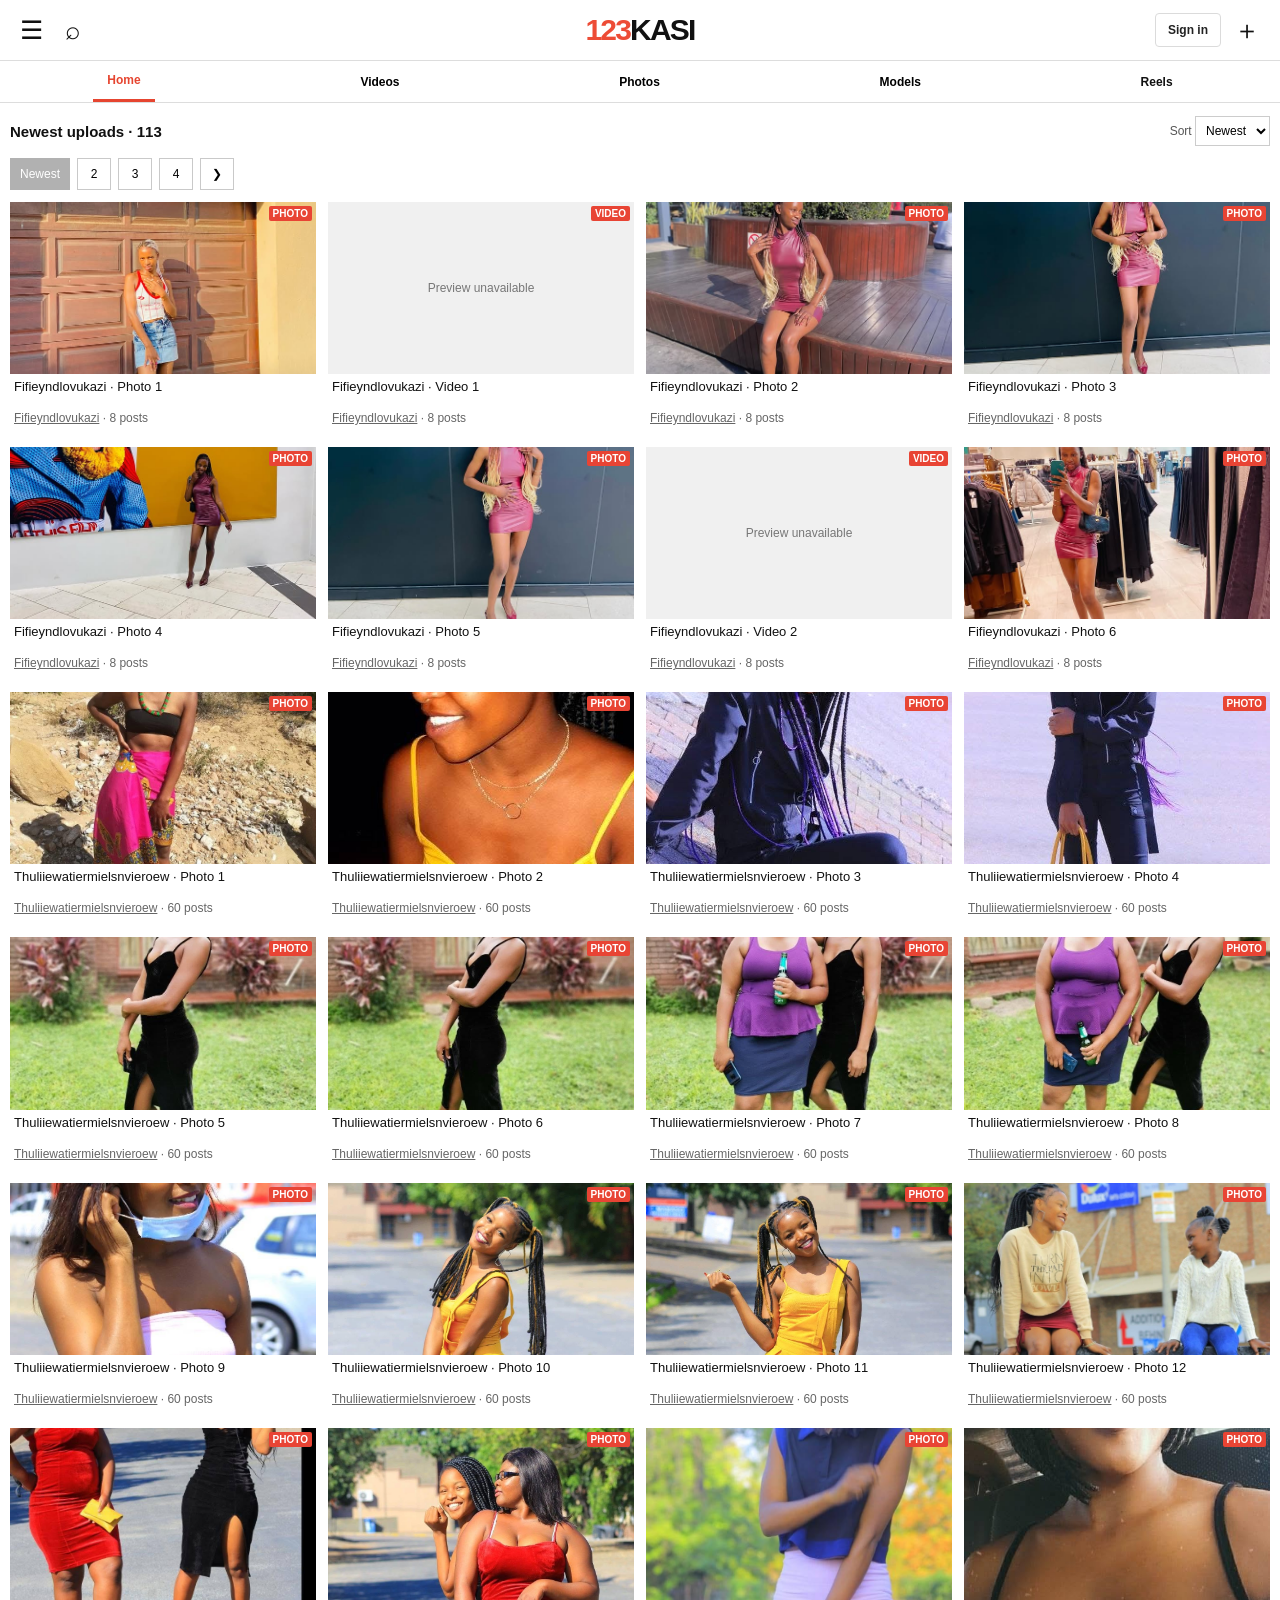
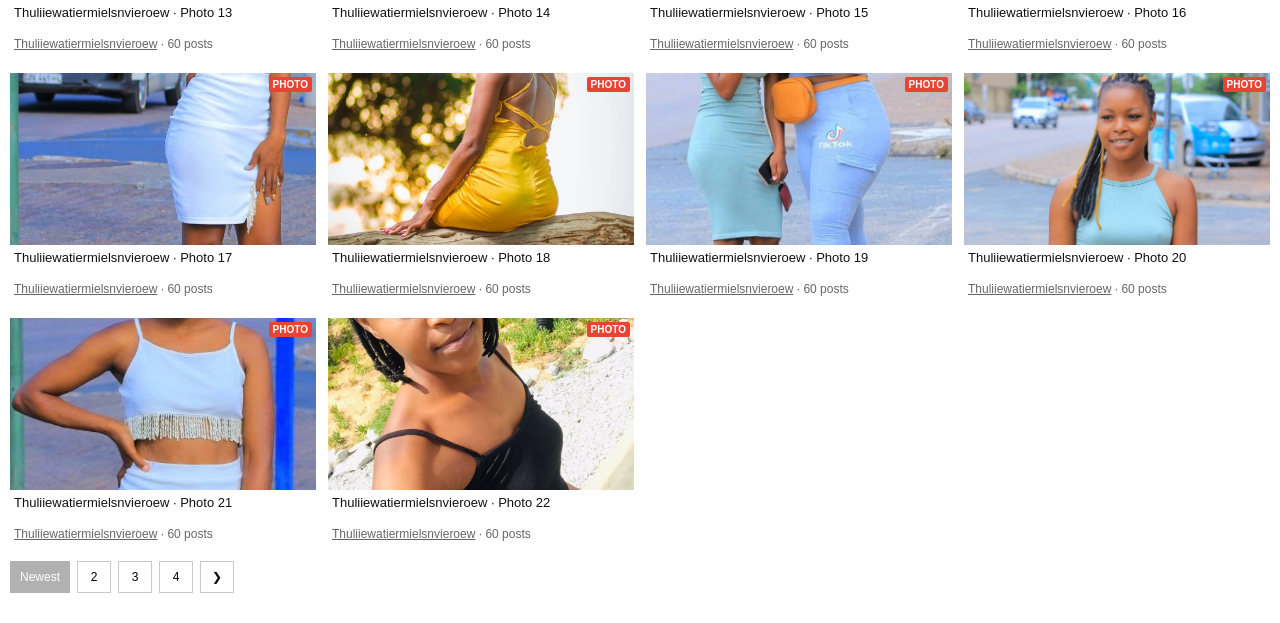
<file: index.html>
<!doctype html>
<html lang="en"><head><meta charset="utf-8"><meta name="viewport" content="width=device-width,initial-scale=1"><meta name="description" content="Browse 123Kasi videos, photos and creators"><title>123Kasi — Discover media</title><link rel="icon" type="image/svg+xml" href="favicon.svg"><link rel="stylesheet" href="assets/css/style.css"></head>
<body><header class="topbar"><button id="menuToggle" class="icon-btn" aria-label="Hide categories" aria-controls="categoryNav" aria-expanded="true">☰</button><button id="searchToggle" class="icon-btn" aria-label="Search" aria-controls="searchRow" aria-expanded="false">⌕</button><a class="logo" href="index.html"><span>123</span>KASI</a><div class="top-actions"><a class="account-link" href="https://script.google.com/macros/s/AKfycbx9YuMIsln_RxGy3EKkyxLU5lJCpjJq-28LOx1zLykP1gb9mapPJ9PrYNnLwOrXhJ7W_A/exec" aria-label="Sign in or create a 123Kasi account">Sign in</a><button id="uploadHelpButton" class="icon-btn" aria-label="How to upload" title="How to upload">＋</button></div></header>
<div class="search-row" id="searchRow" role="search" hidden><input id="searchInput" type="search" placeholder="Search videos, photos or models…" aria-label="Search media"></div>
<nav class="category-nav" id="categoryNav" aria-label="Media categories"><button data-filter="all" class="active">Home</button><button data-filter="videos">Videos</button><button data-filter="photos">Photos</button><button data-filter="models">Models</button><a class="reels-nav-link" href="reels.html">Reels</a></nav>
<main class="content"><div class="toolbar"><div class="filter-title" id="filterTitle">Newest uploads</div><label class="sort-label">Sort <select id="sortSelect"><option value="newest">Newest</option><option value="oldest">Oldest</option><option value="az">A–Z</option></select></label></div><nav class="pagination" id="paginationTop" aria-label="Media pages"></nav><div class="media-grid" id="mediaGrid" aria-live="polite"></div><div id="emptyState" class="empty-state" hidden>No media found. Try another search or category.</div><nav class="pagination bottom" id="paginationBottom" aria-label="Media pages"></nav></main>
<dialog id="uploadDialog" class="upload-dialog"><button id="closeUploadDialog" class="close-dialog" aria-label="Close">×</button><h2>How to upload</h2><p>For now, add your media inside a folder under <code>feed/</code> in the GitHub repository. The feed generator publishes the updated library.</p></dialog>
<script src="assets/js/feed.js"></script><script src="assets/js/motion.js"></script><script src="assets/js/account-popup.js"></script></body></html>
</file>
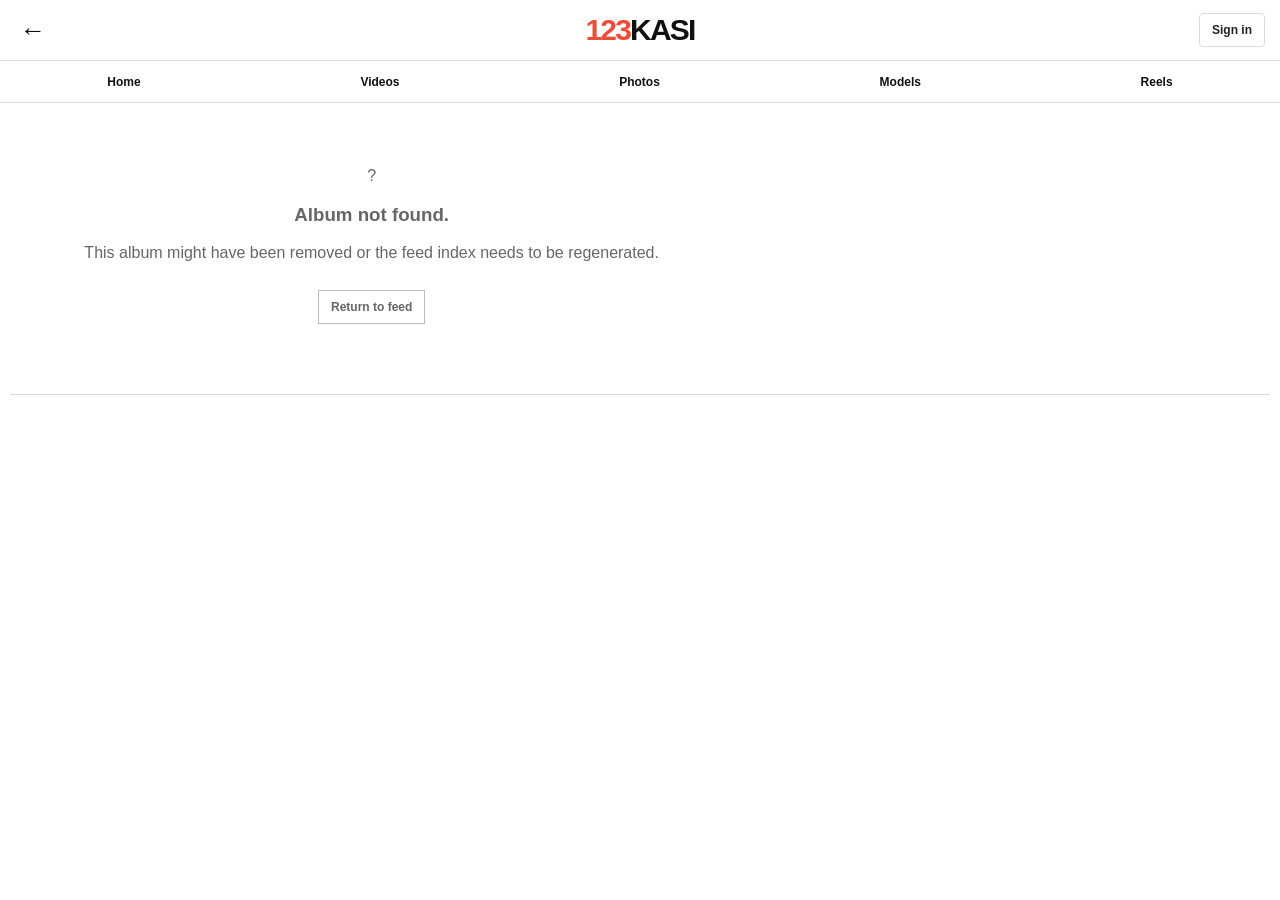
<file: album.html>
<!doctype html>
<html lang="en"><head><meta charset="utf-8"><meta name="viewport" content="width=device-width,initial-scale=1"><meta name="description" content="View photos and videos on 123Kasi"><title>123Kasi — Model</title><link rel="icon" type="image/svg+xml" href="favicon.svg"><link rel="stylesheet" href="assets/css/style.css"></head>
<body><header class="topbar"><a class="icon-btn" href="index.html" aria-label="Back to feed">←</a><a class="logo" href="index.html"><span>123</span>KASI</a><div class="top-actions"><a class="account-link" href="https://script.google.com/macros/s/AKfycbx9YuMIsln_RxGy3EKkyxLU5lJCpjJq-28LOx1zLykP1gb9mapPJ9PrYNnLwOrXhJ7W_A/exec" aria-label="Sign in or create a 123Kasi account">Sign in</a></div></header>
<nav class="category-nav" aria-label="Media categories"><a href="index.html#all">Home</a><a href="index.html#videos">Videos</a><a href="index.html#photos">Photos</a><a href="index.html#models">Models</a><a href="reels.html">Reels</a></nav>
<main class="content album-page"><section class="album-hero" id="albumHero"></section><section class="media-grid" id="mediaGrid" aria-live="polite"></section></main>
<dialog class="media-dialog" id="mediaDialog" aria-label="Media viewer"><button class="close-dialog" id="closeMediaDialog" type="button" aria-label="Close viewer">×</button><div id="mediaViewer"></div><div class="viewer-toolbar"><button id="prevMedia" type="button" aria-label="Previous photo or video">← Previous</button><span id="viewerCaption" aria-live="polite"></span><button id="nextMedia" type="button" aria-label="Next photo or video">Next →</button></div></dialog><script src="assets/js/album.js"></script><script src="assets/js/motion.js"></script><script src="assets/js/account-popup.js"></script></body></html>
</file>
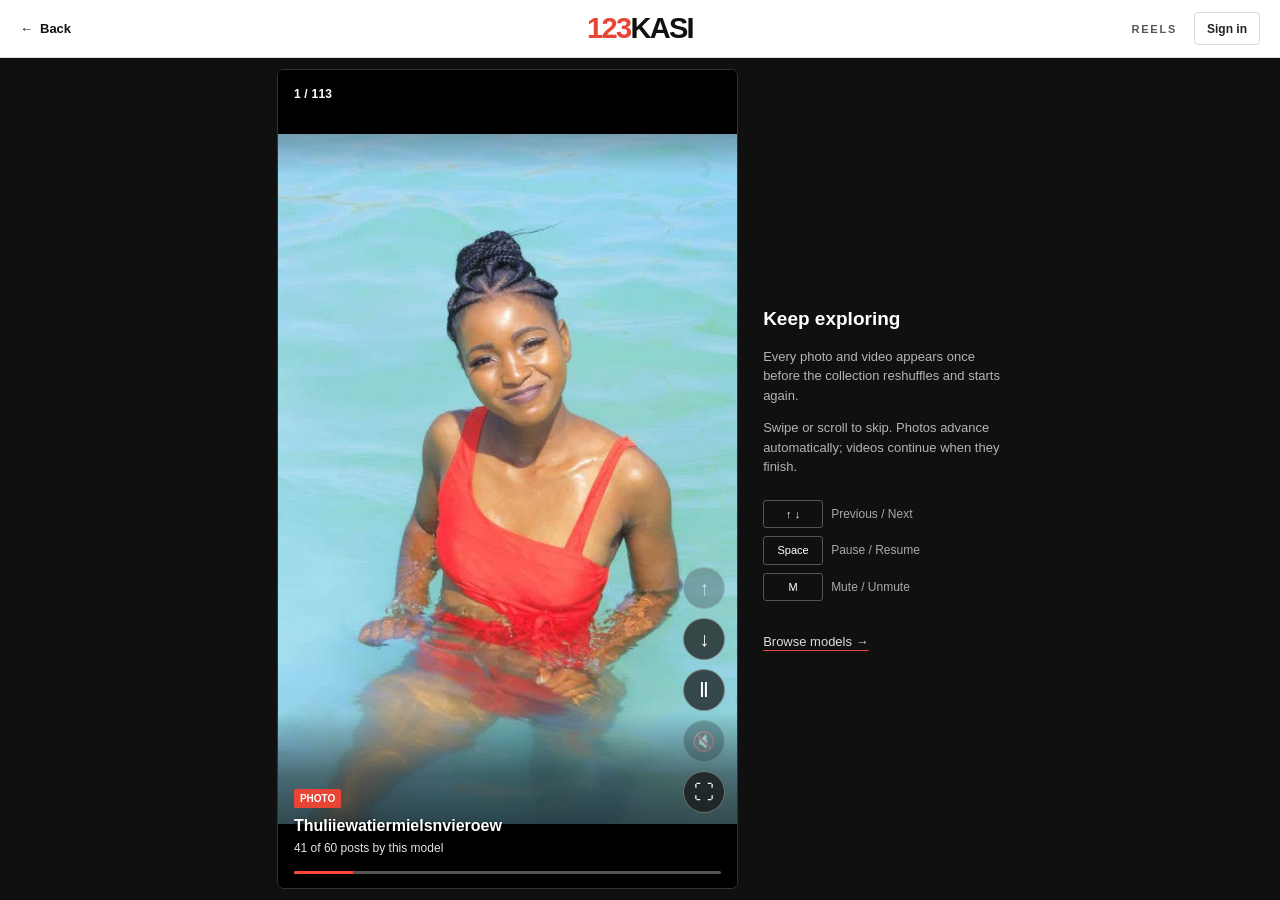
<file: reels.html>
<!doctype html>
<html lang="en">
<head>
  <meta charset="utf-8">
  <meta name="viewport" content="width=device-width,initial-scale=1,viewport-fit=cover">
  <meta name="theme-color" content="#101010">
  <meta name="description" content="123Kasi Reels — discover shuffled photos and videos, one at a time.">
  <title>123Kasi — Reels</title>
  <link rel="icon" type="image/svg+xml" href="favicon.svg"><link rel="stylesheet" href="assets/css/reels.css">
</head>
<body>
  <header class="reels-header">
    <a class="back" href="index.html" aria-label="Back to 123Kasi home">← <span>Back</span></a>
    <a class="reels-logo" href="index.html" aria-label="123Kasi home"><span>123</span>KASI</a>
    <div class="reels-account-actions"><span class="header-label">REELS</span><a class="reels-signin" href="https://script.google.com/macros/s/AKfycbx9YuMIsln_RxGy3EKkyxLU5lJCpjJq-28LOx1zLykP1gb9mapPJ9PrYNnLwOrXhJ7W_A/exec" aria-label="Sign in or create a 123Kasi account">Sign in</a></div>
  </header>
  <main class="reels-layout">
    <section class="reels-player" id="reelsPlayer" aria-label="Vertical reels viewer" tabindex="0">
      <div class="reels-stage" id="reelsStage"></div>
      <div class="top-gradient" aria-hidden="true"></div>
      <div class="reels-counter" id="reelsCounter">Loading reels…</div>
      <div class="reels-bottom">
        <div class="reels-caption">
          <span class="media-kind" id="mediaKind"></span>
          <a id="modelLink" class="model-link" href="index.html#models">Model</a>
          <p id="reelsDescription"></p>
        </div>
        <div class="progress" id="progressTrack" role="progressbar" aria-label="Media progress" aria-valuemin="0" aria-valuemax="100" aria-valuenow="0"><span id="progressFill"></span></div>
      </div>
      <div class="reels-controls" aria-label="Reels controls">
        <button id="previousReel" aria-label="Previous reel" type="button" title="Previous reel">↑</button>
        <button id="nextReel" aria-label="Next reel" type="button" title="Next reel">↓</button>
        <button id="pauseReel" aria-label="Pause automatic playback" type="button" title="Pause">Ⅱ</button>
        <button id="muteReel" aria-label="Unmute video" type="button" title="Unmute">♪</button>
        <button id="fullscreenReel" aria-label="Toggle fullscreen" type="button" title="Fullscreen">⛶</button>
      </div>
      <div class="reels-message" id="reelsMessage" role="status" hidden></div>
    </section>
    <aside class="reels-help" aria-label="Reels information">
      <strong>Keep exploring</strong>
      <p>Every photo and video appears once before the collection reshuffles and starts again.</p>
      <p>Swipe or scroll to skip. Photos advance automatically; videos continue when they finish.</p>
      <div class="reels-shortcuts">
        <span>↑ ↓</span> Previous / Next
        <span>Space</span> Pause / Resume
        <span>M</span> Mute / Unmute
      </div>
      <a href="index.html#models">Browse models →</a>
    </aside>
  </main>
  <script src="assets/js/reels.js"></script><script src="assets/js/account-popup.js"></script>
</body>
</html>
</file>
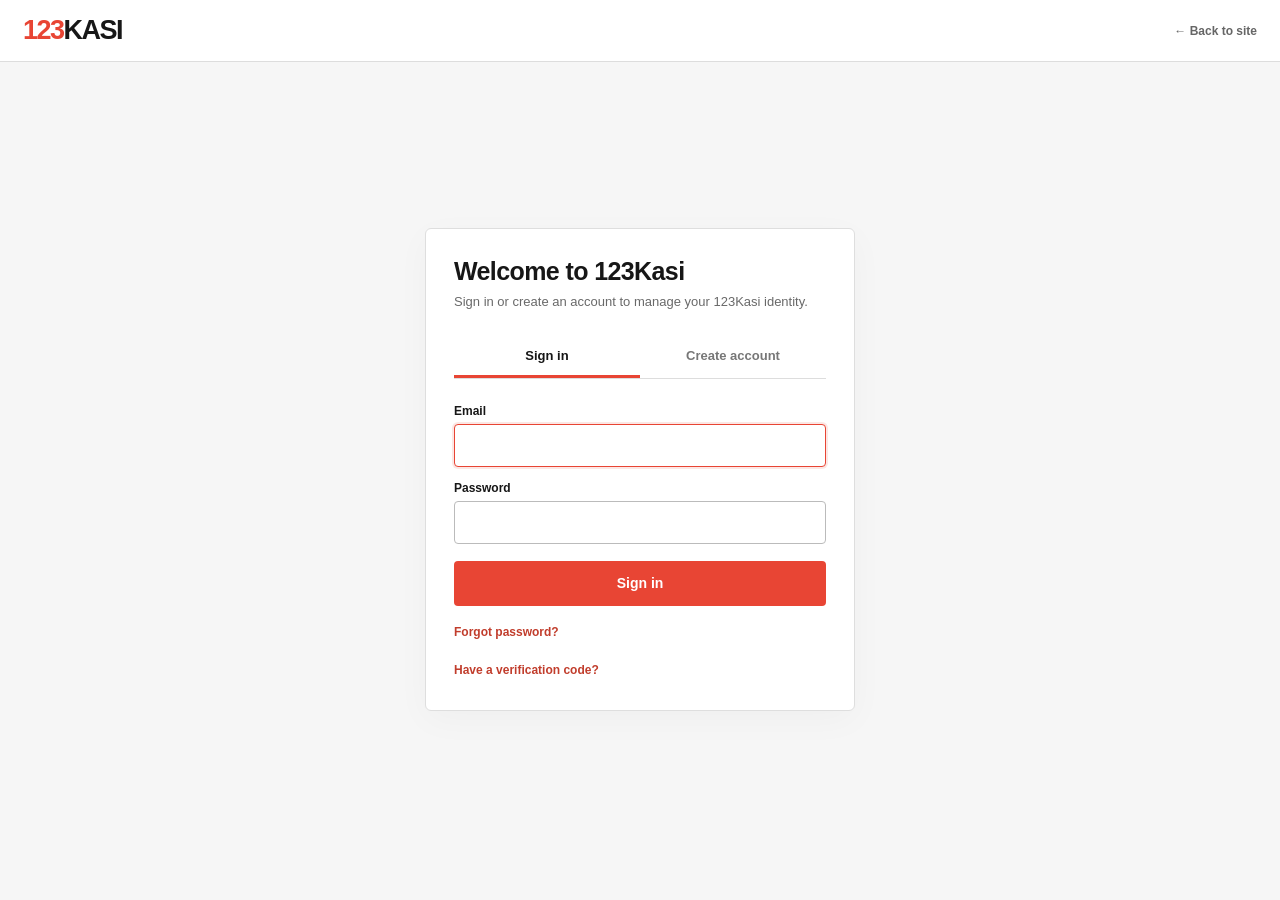
<file: auth/Login.html>
<!doctype html>
<html lang="en">
<head>
  <base target="_top">
  <meta charset="utf-8">
  <meta name="viewport" content="width=device-width,initial-scale=1">
  <title>123Kasi — Account</title>
  <style>
    :root{font-family:Arial,Helvetica,sans-serif;color:#171717;background:#f6f6f6;font-synthesis:none}
    *{box-sizing:border-box}
    body{margin:0;min-height:100vh}
    a{color:inherit}
    button,input{font:inherit}
    button{cursor:pointer}
    button:disabled{cursor:wait;opacity:.65}
    [hidden]{display:none!important}
    header{background:#fff;border-bottom:1px solid #ddd;display:flex;align-items:center;justify-content:space-between;padding:15px 23px;height:62px}
    .brand{font-size:27px;font-weight:900;letter-spacing:-1.5px;text-decoration:none}
    .brand span{color:#e84534}
    .back{font-size:12px;font-weight:700;color:#666;text-decoration:none}
    .back:hover{text-decoration:underline}
    main{min-height:calc(100vh - 62px);display:grid;place-items:center;padding:25px 14px 48px}
    .panel{width:min(430px,100%);padding:28px;background:#fff;border:1px solid #dedede;border-radius:6px;box-shadow:0 9px 35px #00000008}
    h1{margin:0 0 6px;font-size:25px;letter-spacing:-.6px}
    .subtitle{margin:0 0 24px;font-size:13px;line-height:1.5;color:#696969}
    .tabs{display:flex;margin-bottom:25px;border-bottom:1px solid #ddd}
    .tab{flex:1;background:none;border:0;border-bottom:3px solid transparent;padding:12px 8px;font-weight:700;color:#777;font-size:13px}
    .tab.active{border-bottom-color:#e84534;color:#161616}
    form{display:grid;gap:14px}
    label{font-weight:700;font-size:12px;display:grid;gap:6px}
    input{height:43px;width:100%;border:1px solid #bbb;border-radius:4px;padding:10px 11px;font-size:14px;outline:none;background:#fff;color:#111}
    input:focus{border-color:#e84534;box-shadow:0 0 0 2px #e8453421}
    .primary{background:#e84534;color:#fff;border:0;border-radius:4px;min-height:45px;font-size:14px;font-weight:800;margin-top:3px}
    .primary:hover:not(:disabled){background:#ce3827}
    .secondary{border:1px solid #ccc;background:#fff;border-radius:4px;min-height:39px;font-size:12px;font-weight:700}
    .text-button{padding:5px 0;background:none;border:0;color:#c13d2c;font-size:12px;font-weight:700;text-align:left}
    .small{font-size:11px;color:#777;line-height:1.5;margin:6px 0 0}
    .status{padding:11px;border:1px solid #e1e1e1;border-radius:3px;color:#4e4e4e;background:#fafafa;font-size:13px;line-height:1.5;margin-bottom:16px}
    .status.error{border-color:#f4aaa1;background:#fff1ef;color:#ae2619}
    .status.success{border-color:#b4d9c0;background:#f0fbf2;color:#23623a}
    .account{text-align:center}
    .account .avatar{width:66px;height:66px;display:grid;place-items:center;background:#e84534;color:#fff;border-radius:50%;font-weight:900;font-size:27px;margin:0 auto 17px}
    .account h2{margin:0 0 8px;font-size:22px;overflow-wrap:anywhere}
    .account p{font-size:13px;color:#666;margin-bottom:23px;overflow-wrap:anywhere}
    .account a{display:block;background:#e84534;color:#fff;text-decoration:none;padding:13px;border-radius:4px;font-weight:bold;margin-bottom:10px}
    .account button{width:100%}
    @media(max-width:460px){.panel{padding:21px;box-shadow:none}main{display:block;padding:15px 9px}header{padding:10px 13px}}
    @media(prefers-reduced-motion:no-preference){.panel{animation:enter .18s ease-out} @keyframes enter{from{opacity:.9;transform:translateY(5px)}to{opacity:1;transform:translateY(0)}}}
  /* Embedded mode is unlocked only after the verified parent handshake. */
    body[data-embed="true"]{background:#fff;min-height:0}
    body[data-embed="true"] header{display:none}
    body[data-embed="true"] main{min-height:0;display:block;padding:3px 0 16px}
    body[data-embed="true"] .panel{width:100%;max-width:none;border:0;box-shadow:none;border-radius:0;padding:21px 21px 12px}
    body[data-embed="true"]:not(.trusted-embed) main{visibility:hidden}
    body[data-embed="true"] .subtitle{margin-bottom:17px}
    body[data-embed="true"] .tabs{margin-bottom:19px}
    @media(max-width:460px){body[data-embed="true"] .panel{padding:19px 14px 12px}}
  </style>
</head>
<body data-embed="<?= isEmbedded ? 'true' : 'false' ?>" data-nonce="<?= embedNonce ?>">
<header>
  <a class="brand" href="https://mandlalee.github.io/123Kasi/" aria-label="123Kasi home"><span>123</span>KASI</a>
  <a class="back" href="https://mandlalee.github.io/123Kasi/">← Back to site</a>
</header>
<main><section class="panel" aria-label="123Kasi account">
  <div id="account" class="account" hidden>
    <div class="avatar" id="initial">K</div>
    <h2 id="accountName"></h2>
    <p id="accountEmail"></p>
    <a href="https://mandlalee.github.io/123Kasi/">Browse 123Kasi</a>
    <button class="secondary" id="signOut" type="button">Sign out</button>
  </div>
  <div id="auth">
    <h1>Welcome to 123Kasi</h1>
    <p class="subtitle">Sign in or create an account to manage your 123Kasi identity.</p>
    <div class="tabs">
      <button class="tab active" type="button" data-view="login" aria-selected="true">Sign in</button>
      <button class="tab" type="button" data-view="register" aria-selected="false">Create account</button>
    </div>
    <div id="status" class="status" aria-live="polite" role="status" hidden></div>
    <form id="login" data-form>
      <label>Email <input type="email" name="email" autocomplete="email" required maxlength="254"></label>
      <label>Password <input type="password" name="password" autocomplete="current-password" required></label>
      <button class="primary" type="submit">Sign in</button>
      <button class="text-button" type="button" data-view="forgot">Forgot password?</button>
      <button class="text-button" type="button" data-view="verify">Have a verification code?</button>
    </form>
    <form id="register" data-form hidden>
      <label>Display name <input type="text" name="name" autocomplete="name" required minlength="2" maxlength="50"></label>
      <label>Email <input type="email" name="email" autocomplete="email" required maxlength="254"></label>
      <label>Password <input type="password" name="password" autocomplete="new-password" required minlength="12"></label>
      <p class="small">Use at least 12 characters. Passwords are stored as bcrypt hashes in the private account database, not readable text.</p>
      <button class="primary" type="submit">Create account</button>
    </form>
    <form id="verify" data-form hidden>
      <label>Email <input type="email" name="email" autocomplete="email" required></label>
      <label>Six-digit code <input type="text" name="code" inputmode="numeric" pattern="[0-9]{6}" minlength="6" maxlength="6" autocomplete="one-time-code" required></label>
      <button class="primary" type="submit">Verify email</button>
      <button class="text-button" type="button" id="resend">Resend verification code</button>
      <button class="text-button" type="button" data-view="login">Return to sign in</button>
    </form>
    <form id="forgot" data-form hidden>
      <label>Email <input type="email" name="email" autocomplete="email" required></label>
      <button class="primary" type="submit">Email a reset code</button>
      <button class="text-button" type="button" data-view="login">Return to sign in</button>
    </form>
    <form id="reset" data-form hidden>
      <label>Email <input type="email" name="email" autocomplete="email" required></label>
      <label>Six-digit code <input type="text" name="code" inputmode="numeric" pattern="[0-9]{6}" minlength="6" maxlength="6" required></label>
      <label>New password <input type="password" name="password" autocomplete="new-password" minlength="12" required></label>
      <button class="primary" type="submit">Update password</button>
      <button class="text-button" type="button" data-view="forgot">Request another code</button>
    </form>
  </div>
</section></main>
<script>
/* The embedded auth form is deliberately hidden until the allowed 123Kasi
   origin confirms the challenge. This counters malicious third-party framing
   when XFrameOptionsMode.ALLOWALL is enabled for ?embed=1. */
(() => {
  'use strict';
  if (document.body.dataset.embed !== 'true') return;
  const nonce = document.body.dataset.nonce || '';
  const allowedParent = 'https://mandlalee.github.io';
  if (!/^[a-f0-9]{32}$/.test(nonce)) return;
  let verified = false;
  const announce = () => {
    if (verified) return;
    try {
      window.top.postMessage({source:'123kasi-auth',kind:'ready',nonce},allowedParent);
    } catch (_) {}
  };
  const interval = setInterval(announce, 600);
  window.addEventListener('message', event => {
    if (verified || event.origin !== allowedParent || event.source !== window.top) return;
    const data = event.data;
    if (!data || data.source !== '123kasi-auth-host' || data.kind !== 'ack' || data.nonce !== nonce) return;
    verified = true;
    clearInterval(interval);
    document.body.classList.add('trusted-embed');
    window.top.postMessage({source:'123kasi-auth',kind:'accepted',nonce},allowedParent);
  });
  announce();
  setTimeout(()=>clearInterval(interval),30000);
})();
</script>
<script>
(() => {
  'use strict';
  const key='123kasi_session';
  const auth=document.querySelector('#auth');
  const account=document.querySelector('#account');
  const status=document.querySelector('#status');
  const views=[...document.querySelectorAll('form[data-form]')];
  let busy=false;

  function storage() {
    try{return window.sessionStorage;}catch(_){return null;}
  }

  function message(text,isError=false) {
    status.textContent=text||'';
    status.hidden=!text;
    status.className='status'+(isError?' error':text?' success':'');
  }

  function currentEmail() {
    for (const form of views) {
      const input=form.querySelector('[name=email]');
      if (input && !form.hidden && input.value.trim()) return input.value.trim();
    }
    return '';
  }

  function switchView(id,email='') {
    auth.hidden=false;account.hidden=true;message('');
    views.forEach(form=>{
      form.hidden=form.id!==id;
      if(email&&form.id===id) {
        const el=form.querySelector('[name=email]');
        if(el)el.value=email;
      }
    });
    document.querySelectorAll('.tabs .tab').forEach(tab=>{
      const active=tab.dataset.view===id;
      tab.classList.toggle('active',active);
      tab.setAttribute('aria-selected',String(active));
    });
    document.querySelector('.tabs').hidden=!['login','register'].includes(id);
    views.find(form=>form.id===id)?.querySelector('input')?.focus();
  }

  function server(action,args,onSuccess) {
    if(busy)return;
    busy=true;
    document.querySelectorAll('button').forEach(b=>b.disabled=true);
    const done=()=>{
      busy=false;
      document.querySelectorAll('button').forEach(b=>b.disabled=false);
    };
    google.script.run
      .withSuccessHandler(result=>{
        done();
        try{onSuccess(result);}catch(e){message('Could not complete the request.',true);}
      })
      .withFailureHandler(error=>{
        done();
        message(error?.message||'Could not complete the request. Please try again.',true);
      })[action](...args);
  }

  function showAccount(user) {
    auth.hidden=true;account.hidden=false;
    document.querySelector('#accountName').textContent=user.displayName;
    document.querySelector('#accountEmail').textContent=user.email;
    document.querySelector('#initial').textContent=(user.displayName||'K').slice(0,1).toUpperCase();
  }

  function formData(form) {
    return Object.fromEntries(new FormData(form));
  }

  document.querySelectorAll('[data-view]').forEach(button=>button.addEventListener('click',()=>{
    switchView(button.dataset.view,currentEmail());
  }));

  views.forEach(form=>form.addEventListener('submit',event=>{
    event.preventDefault();
    if(busy||!form.reportValidity())return;
    const data=formData(form);
    if(form.id==='register'){
      server('registerUser',[data],result=>{
        form.querySelector('[name=password]').value='';
        switchView('verify',data.email);
        message(result.message);
      });
    }else if(form.id==='login'){
      server('loginUser',[data],result=>{
        form.querySelector('[name=password]').value='';
        storage()?.setItem(key,result.token);
        showAccount(result.user);
      });
    }else if(form.id==='verify'){
      server('verifyEmail',[data.email,data.code],result=>{
        switchView('login',data.email);
        message(result.message);
      });
    }else if(form.id==='forgot'){
      server('requestPasswordReset',[data.email],result=>{
        switchView('reset',data.email);
        message(result.message);
      });
    }else if(form.id==='reset'){
      server('resetPassword',[data],result=>{
        form.querySelector('[name=password]').value='';
        switchView('login',data.email);
        message(result.message);
      });
    }
  }));

  document.querySelector('#resend').addEventListener('click',()=>{
    const input=document.querySelector('#verify [name=email]');
    if(!input.reportValidity())return;
    server('resendVerification',[input.value],r=>message(r.message));
  });

  document.querySelector('#signOut').addEventListener('click',()=>{
    const token=storage()?.getItem(key);
    storage()?.removeItem(key);
    if(token)server('logoutUser',[token],()=>switchView('login'));
    else switchView('login');
  });

  const token=storage()?.getItem(key);
  if(token) {
    server('getSessionUser',[token],user=>{
      if(user)showAccount(user);
      else {storage()?.removeItem(key);switchView('login');}
    });
  } else {
    switchView('login');
  }
})();
</script>
</body>
</html>
</file>
<file: assets/css/style.css>
:root{font-family:Arial,Helvetica,sans-serif;color:#111;background:#fff}*{box-sizing:border-box}html{scroll-behavior:smooth}body{margin:0;background:#fff}button,input,select{font:inherit}button{cursor:pointer}a{color:inherit;text-decoration:none}[hidden]{display:none!important}.topbar{height:61px;display:flex;align-items:center;gap:12px;padding:0 15px;border-bottom:1px solid #ddd;position:sticky;top:0;background:#fff;z-index:20}.icon-btn{background:none;border:0;font-size:26px;padding:5px;color:#111;line-height:1}.logo{position:absolute;left:50%;transform:translateX(-50%);font-size:30px;font-weight:900;letter-spacing:-1.8px;white-space:nowrap}.logo span{color:#ed4c36}.top-actions{margin-left:auto}.search-row{padding:9px 14px;border-bottom:1px solid #ddd}.search-row input{width:100%;padding:11px 12px;border:1px solid #bbb;border-radius:3px}.category-nav{display:flex;align-items:center;justify-content:space-around;gap:5px;min-height:42px;border-bottom:1px solid #ddd;overflow:auto}.category-nav button{background:transparent;border:0;font-size:12px;font-weight:bold;white-space:nowrap;padding:12px 14px}.category-nav button.active{color:#e64530;border-bottom:3px solid #e64530}.content{max-width:1500px;margin:auto;padding:10px}.toolbar{display:flex;justify-content:space-between;align-items:center;margin:3px 0 10px;gap:8px}.filter-title{font-size:15px;font-weight:bold}.sort-label{font-size:12px;color:#555}.sort-label select{padding:6px;border:1px solid #ccc;background:#fff}.pagination{display:flex;gap:7px;overflow-x:auto;padding:2px 0 12px;scrollbar-width:thin}.pagination button{border:1px solid #c9c9c9;background:#fff;min-width:34px;height:32px;padding:0 9px;flex-shrink:0;font-size:12px}.pagination button.active{background:#555;color:white;border-color:#555}.pagination button:disabled{opacity:.45}.pagination.bottom{padding:20px 0}.media-grid{display:grid;grid-template-columns:repeat(3,minmax(0,1fr));column-gap:5px;row-gap:18px}.media-card{display:block;min-width:0}.thumb{position:relative;width:100%;aspect-ratio:16/9;overflow:hidden;background:#eee}.thumb img,.thumb video{width:100%;height:100%;object-fit:cover;display:block}.quality{position:absolute;top:4px;right:4px;background:#e84434;color:white;font-size:10px;font-weight:bold;padding:2px 4px;border-radius:2px}.type-badge{position:absolute;bottom:5px;right:5px;background:#222c;color:white;padding:3px 5px;font-size:10px;border-radius:2px}.media-title{margin:5px 4px 3px;font-size:12px;line-height:1.2;display:-webkit-box;-webkit-line-clamp:2;-webkit-box-orient:vertical;overflow:hidden;min-height:29px}.media-meta{font-size:11px;color:#666;margin:0 4px;white-space:nowrap;overflow:hidden;text-overflow:ellipsis}.media-meta .creator{text-decoration:underline}.empty-state{text-align:center;padding:50px 12px;color:#666}.upload-dialog{border:1px solid #bbb;border-radius:6px;max-width:min(450px,95vw);padding:26px}.close-dialog{float:right;border:0;background:none;font-size:24px}.media-card:hover .media-title{text-decoration:underline}button:focus-visible,a:focus-visible,input:focus-visible{outline:2px solid #e64530;outline-offset:2px}@media(max-width:600px){.topbar{height:56px;padding:0 11px}.logo{font-size:24px}.category-nav button{padding:11px 9px}.content{padding:8px}.media-grid{gap:15px 4px}.media-title{font-size:11px}.media-meta{font-size:10px}}@media(max-width:420px){.media-grid{grid-template-columns:repeat(2,minmax(0,1fr))}}@media(min-width:1000px){.media-grid{grid-template-columns:repeat(4,minmax(0,1fr));gap:22px 12px}.media-title{font-size:13px}.media-meta{font-size:12px}}
/* Album page follows the same compact media hierarchy as the feed. */
.category-nav a{display:inline-flex;align-items:center;justify-content:center;padding:12px 14px;font-size:12px;font-weight:bold;white-space:nowrap}
.category-nav a:hover{color:#e64530}
.back-link{font-size:12px;font-weight:bold;text-decoration:underline}
.album-page{padding-top:14px}
.album-hero{display:grid;grid-template-columns:minmax(0,1.4fr) minmax(240px,1fr);gap:20px;margin-bottom:22px;border-bottom:1px solid #ddd;padding-bottom:20px}
.album-hero-inner{display:contents}
.album-cover{background:#eee;aspect-ratio:16/9;overflow:hidden}
.album-cover img,.album-cover video{width:100%;height:100%;object-fit:cover}
.album-details{min-width:0}
.album-details h1{font-size:clamp(22px,3vw,34px);margin:12px 0;overflow-wrap:anywhere}
.album-details p{font-size:13px;line-height:1.5;color:#555}
.meta-row{display:flex;gap:6px;flex-wrap:wrap}
.meta-chip{font-size:11px;background:#eee;padding:5px 7px}
.meta-chip.hot{background:#e64530;color:#fff}
.open-album{display:inline-block;padding:9px 12px;border:1px solid #bbb;margin-top:12px;font-size:12px;font-weight:bold}
.media-tile{display:block;position:relative;padding:0;border:0;background:#eee;aspect-ratio:16/9;overflow:hidden;cursor:pointer}
.media-tile img,.media-tile video{width:100%;height:100%;object-fit:cover}
.media-label{position:absolute;right:4px;top:4px;background:#e64530;color:#fff;text-transform:uppercase;font-size:10px;font-weight:bold;padding:3px 5px}
.play-dot{position:absolute;left:50%;top:50%;transform:translate(-50%,-50%);background:#0009;color:white;border-radius:50%;width:38px;height:38px;display:grid;place-items:center}
.media-dialog{border:0;background:#101010;color:white;padding:12px;max-width:min(1100px,98vw);max-height:95vh;width:100%}
.media-dialog::backdrop{background:#000d}
#mediaViewer img,#mediaViewer video{max-width:100%;max-height:85vh;object-fit:contain;display:block;margin:auto}
.media-dialog .close-dialog{float:none;position:absolute;right:8px;top:8px;z-index:2;background:#fff;border-radius:50%;width:36px;height:36px}
@media(max-width:650px){.album-hero{grid-template-columns:1fr;gap:12px}.album-details h1{font-size:23px}}

/* Media viewer navigation and loading states */
.viewer-toolbar{display:flex;align-items:center;justify-content:space-between;gap:12px;padding:12px 4px 2px;color:#f1f1f1}
.viewer-toolbar button{flex-shrink:0;padding:9px 14px;color:#fff;background:#323232;border:1px solid #555;border-radius:3px;font-size:13px;font-weight:bold;min-height:40px}
.viewer-toolbar button:hover:not(:disabled){background:#e64530;border-color:#e64530}
.viewer-toolbar button:disabled{opacity:.35;cursor:default}
#viewerCaption{min-width:0;overflow:hidden;text-overflow:ellipsis;white-space:nowrap;text-align:center;font-size:12px}
.media-dialog .close-dialog{cursor:pointer}
.thumb-broken{display:grid;place-items:center;background:#f0f0f0;color:#777}
.thumb-broken::after{content:"Preview unavailable";font-size:12px;text-align:center}
.thumb-broken img,.thumb-broken video{display:none}
@media(max-width:480px){.viewer-toolbar{gap:7px}.viewer-toolbar button{padding:8px;font-size:12px}#viewerCaption{font-size:11px}}

/* Reels category link shares the compact navigation treatment. */
.category-nav .reels-nav-link{background:transparent;border:0;font-size:12px;font-weight:bold;white-space:nowrap;padding:12px 14px}
.category-nav .reels-nav-link:hover{color:#e64530;border-bottom:3px solid #e64530}
@media(max-width:600px){.category-nav .reels-nav-link{padding:11px 9px}}

/* Motion system — quiet transitions, no layout shifts or looping effects. */
:root { --motion-fast: 150ms; --motion-standard: 220ms; --motion-ease: cubic-bezier(.2,.7,.25,1); }

.topbar .icon-btn,
.back-link,
.category-nav button,
.category-nav a,
.pagination button,
.sort-label select,
.close-dialog,
.viewer-toolbar button,
.open-album {
  transition: background-color var(--motion-fast) ease,
              border-color var(--motion-fast) ease,
              color var(--motion-fast) ease,
              opacity var(--motion-fast) ease,
              transform var(--motion-fast) var(--motion-ease);
}
.topbar .icon-btn:hover { color:#e64530; }
.topbar .icon-btn:active, .pagination button:active:not(:disabled),
.viewer-toolbar button:active:not(:disabled) { transform:scale(.96); }
.category-nav button:not(.active):hover,
.category-nav a:hover { background:#f5f5f5; }
.pagination button:hover:not(:disabled) { background:#f3f3f3; border-color:#999; transform:translateY(-1px); }
.pagination button.active:hover { background:#555; }
.open-album:hover, .viewer-toolbar button:hover:not(:disabled) { opacity:.88; }

.media-card .thumb,
.media-tile { overflow:hidden; }
.media-card .thumb img,
.media-card .thumb video,
.media-tile img,
.media-tile video {
  transition: transform 260ms var(--motion-ease), filter 260ms ease;
}
@media(hover:hover) and (pointer:fine) {
  .media-card:hover .thumb img,
  .media-card:hover .thumb video,
  .media-tile:hover img,
  .media-tile:hover video { transform:scale(1.025); }
}
.media-card:active .thumb img, .media-tile:active img { transform:scale(.99); }

.motion-ready .media-card.motion-observed,
.motion-ready .media-tile.motion-observed {
  transition: opacity 280ms ease, transform 280ms var(--motion-ease);
  transition-delay:var(--reveal-delay,0ms);
}
.motion-ready .media-card.motion-observed:not(.is-visible),
.motion-ready .media-tile.motion-observed:not(.is-visible) {
  opacity:0;
  transform:translate3d(0,9px,0);
}
.motion-ready .media-card.motion-observed.is-visible,
.motion-ready .media-tile.motion-observed.is-visible {
  opacity:1;
  transform:translate3d(0,0,0);
}
.search-row:not([hidden]) { animation:search-open 170ms var(--motion-ease) both; }
.upload-dialog[open], .media-dialog[open] { animation:dialog-open 180ms var(--motion-ease) both; }
dialog[open]::backdrop { animation:backdrop-in 180ms ease both; }
@keyframes search-open {
  from { opacity:0; transform:translateY(-4px); }
  to { opacity:1; transform:translateY(0); }
}
@keyframes dialog-open {
  from { opacity:0; transform:translateY(7px) scale(.992); }
  to { opacity:1; transform:translateY(0) scale(1); }
}
@keyframes backdrop-in { from {opacity:0} to {opacity:1} }

@media(prefers-reduced-motion:reduce) {
  *,*::before,*::after { animation-duration:0.01ms!important; animation-delay:0ms!important; transition-duration:0.01ms!important; transition-delay:0ms!important; scroll-behavior:auto!important; }
  .motion-ready .media-card,.motion-ready .media-tile { opacity:1!important; transform:none!important; }
}

/* Account entry point: compact, consistent with the reference header. */
.top-actions { display:flex; align-items:center; gap:8px; }
.account-link {
  display:inline-flex; align-items:center; justify-content:center;
  height:34px; padding:0 12px; border:1px solid #dbdbdb; border-radius:4px;
  color:#222; background:#fff; white-space:nowrap;
  font-size:12px; font-weight:700; text-decoration:none;
  transition:color 150ms ease, border-color 150ms ease, background-color 150ms ease;
}
.account-link:hover { color:#d43f2c; border-color:#e84534; background:#fff7f6; }
.account-link:active { background:#fce9e6; }
.account-link:focus-visible { outline:2px solid #e84534; outline-offset:2px; }
@media (max-width:380px) {
  .top-actions #uploadHelpButton { display:none; }
  .account-link { padding:0 9px; font-size:11px; }
}
@media(prefers-reduced-motion:reduce) {
  .account-link { transition:none!important; }
}


/* Secure-account popup blocked by browser: in-page fallback. */
.account-popup-fallback {
  width:min(420px,calc(100vw - 24px));
  max-height:min(88vh,650px);
  padding:0;
  border:1px solid #d7d7d7;
  border-radius:7px;
  background:#fff;
  color:#171717;
  font-family:Arial,Helvetica,sans-serif;
  box-shadow:0 16px 50px #0003;
}
.account-popup-fallback::backdrop{background:#0009}
.account-popup-content{padding:27px 24px 24px;position:relative}
.account-popup-content h2{font-size:22px;letter-spacing:-.4px;margin:0 24px 10px 0}
.account-popup-content p{font-size:13px;line-height:1.5;color:#555;margin:0 0 20px}
.account-popup-close{position:absolute;top:10px;right:10px;border:0;background:transparent;color:#444;font-size:25px;width:34px;height:34px;line-height:1}
.account-popup-continue{display:block;background:#e84534;color:#fff;text-decoration:none;text-align:center;border-radius:4px;padding:13px 12px;font-size:13px;font-weight:700}
.account-popup-continue:hover{background:#cc3929;color:#fff}
.account-popup-continue:focus-visible,.account-popup-close:focus-visible{outline:2px solid #e84534;outline-offset:2px}
@media (prefers-reduced-motion:no-preference){
  .account-popup-fallback[open]{animation:account-popup-in 170ms ease-out both}
  @keyframes account-popup-in{from{opacity:.75;transform:translateY(7px)}to{opacity:1;transform:translateY(0)}}
}

/* Inline Google Apps Script account dialog — 123Kasi visual system. */
.account-modal {
  width:min(480px,calc(100vw - 24px));
  height:min(760px,calc(100dvh - 28px));
  max-width:none;
  max-height:none;
  padding:0;
  border:1px solid #ddd;
  border-radius:9px;
  background:#fff;
  color:#161616;
  box-shadow:0 18px 50px #0005;
  font-family:Arial,Helvetica,sans-serif;
  overflow:hidden;
}
.account-modal::backdrop { background:rgba(0,0,0,.67); }
.account-modal-shell { height:100%; display:flex; flex-direction:column; }
.account-modal-header {
  position:relative;
  flex:0 0 54px;
  display:flex; align-items:center; justify-content:space-between;
  padding:0 16px;
  background:#fff; border-bottom:1px solid #e6e6e6;
}
.account-modal-brand {
  font-weight:900; font-size:22px; letter-spacing:-1.2px; color:#181818;
}
.account-modal-brand span {color:#e84534}
.account-modal-brand small {font-size:11px;font-weight:700;letter-spacing:0;color:#808080;margin-left:9px}
.account-modal-close {
  display:grid;place-items:center;
  flex-shrink:0;width:34px;height:34px;
  padding:0; border:0; border-radius:4px;
  color:#444;background:transparent;
  font-size:25px;line-height:1;cursor:pointer;
}
.account-modal-close:hover {background:#f3f3f3;color:#d43f2c}
.account-modal-close:focus-visible, .account-modal-external:focus-visible {
  outline:2px solid #e84534;outline-offset:2px;
}
.account-modal-body {
  flex:1;position:relative;min-height:0;
  background:#fff;
}
.account-modal-iframe {width:100%;height:100%;border:0;display:block;background:#fff}
.account-modal-status {
  position:absolute;inset:0;
  display:flex;flex-direction:column;align-items:center;justify-content:center;
  text-align:center;padding:22px;gap:12px;background:#fff;
}
.account-modal-status strong {font-size:15px;letter-spacing:-.1px;max-width:310px}
.account-modal-status p {font-size:13px;line-height:1.55;color:#6b6b6b;max-width:330px;margin:0}
.account-modal-spinner {
  width:26px;height:26px;border:2px solid #eee;border-top-color:#e84534;border-radius:50%;
  animation:account-modal-spin .8s linear infinite;
}
.account-modal-footer {
  flex:0 0 40px;
  display:flex;align-items:center;justify-content:space-between;
  gap:10px;padding:0 16px;
  border-top:1px solid #ebebeb;background:#fafafa;
  font-size:11px;color:#858585;
}
.account-modal-external{color:#bd3d2d;text-decoration:underline;text-underline-offset:2px;font-weight:700}
@keyframes account-modal-spin{to{transform:rotate(360deg)}}
@media (max-width:500px) {
  .account-modal{width:calc(100vw - 16px);height:min(760px,calc(100dvh - 16px));border-radius:6px}
  .account-modal-header{padding:0 12px}
  .account-modal-footer{padding:0 12px}
}
@media(prefers-reduced-motion:reduce){
  .account-modal-spinner{animation:none;border-top-color:#e84534}
}
</file>
<file: assets/css/reels.css>
:root{font-family:Arial,Helvetica,sans-serif;background:#101010;color:#fff;font-synthesis:none}
*{box-sizing:border-box}
html,body{margin:0;min-height:100%;overflow-x:hidden}
button,a{font:inherit}
button{cursor:pointer}
a{color:inherit;text-decoration:none}
button:focus-visible,a:focus-visible,.reels-player:focus-visible{outline:2px solid #ff4d39;outline-offset:3px}
[hidden]{display:none!important}
.reels-header{height:58px;display:flex;align-items:center;justify-content:space-between;gap:14px;padding:0 20px;border-bottom:1px solid #ddd;background:#fff;color:#111;position:relative;z-index:4}
.reels-header .back{display:inline-flex;align-items:center;gap:7px;font-size:13px;font-weight:bold}
.reels-header .back:first-letter{font-size:20px}
.reels-logo{font-size:29px;font-weight:900;letter-spacing:-1.7px;position:absolute;left:50%;transform:translateX(-50%)}
.reels-logo span{color:#e84534}
.header-label{font-size:11px;font-weight:900;letter-spacing:.16em;color:#555}
.reels-layout{display:flex;align-items:center;justify-content:center;gap:25px;min-height:calc(100dvh - 58px);padding:10px 22px}
.reels-player{height:min(calc(100dvh - 80px),900px);width:auto;max-width:calc(100vw - 32px);aspect-ratio:9/16;position:relative;overflow:hidden;border:1px solid #333;background:#070707;border-radius:7px;touch-action:none;overscroll-behavior:contain;isolation:isolate}
.reels-stage,.reels-stage video,.reels-stage img{position:absolute;inset:0;width:100%;height:100%}
.reels-stage video,.reels-stage img{object-fit:contain;background:#000}
.top-gradient{position:absolute;inset:0 0 auto;height:105px;background:linear-gradient(180deg,rgba(0,0,0,.7),transparent);pointer-events:none}
.reels-counter{position:absolute;top:17px;left:16px;color:#fff;text-shadow:0 1px 3px #000;font-size:12px;letter-spacing:.02em;font-weight:700}
.reels-bottom{position:absolute;bottom:0;left:0;right:0;pointer-events:none;background:linear-gradient(0deg,rgba(0,0,0,.85),rgba(0,0,0,.48) 64%,transparent);padding:75px 16px 14px}
.reels-caption{max-width:calc(100% - 58px)}
.media-kind{display:inline-block;background:#e84534;color:#fff;border-radius:2px;padding:4px 6px;font-size:10px;font-weight:bold;margin-bottom:9px}
.model-link{display:block;width:max-content;max-width:100%;overflow:hidden;text-overflow:ellipsis;white-space:nowrap;font-size:16px;font-weight:800;pointer-events:auto;text-shadow:0 2px 4px #000}
.model-link:hover{text-decoration:underline}
.reels-caption p{margin:5px 0 14px;font-size:12px;color:#e3e3e3;line-height:1.4}
.progress{height:3px;background:#ffffff55;border-radius:5px;overflow:hidden}
.progress span{display:block;height:100%;width:0;background:#ff4936;transition:width 90ms linear}
.reels-controls{position:absolute;right:12px;bottom:75px;display:flex;flex-direction:column;gap:9px;z-index:2}
.reels-controls button{height:42px;width:42px;display:grid;place-items:center;border:1px solid #ffffff55;background:#151515ba;color:#fff;border-radius:50%;font-size:20px;line-height:1;backdrop-filter:blur(8px)}
.reels-controls button:hover:not(:disabled){background:#e84534}
.reels-controls button:disabled{opacity:.35;cursor:default}
.reels-controls button#muteReel{font-size:19px}
.reels-message{position:absolute;top:50%;left:50%;transform:translate(-50%,-50%);width:calc(100% - 45px);padding:15px;background:#151515e8;border:1px solid #444;border-radius:7px;text-align:center;font-size:14px;z-index:3}
.reels-help{width:240px;color:#ddd;line-height:1.5}
.reels-help strong{font-size:19px;color:#fff}
.reels-help p{font-size:13px;color:#b4b4b4}
.reels-help>a{display:inline-block;margin-top:8px;font-size:13px;text-decoration:underline;text-decoration-color:#e84534;text-underline-offset:4px}
.reels-shortcuts{display:grid;grid-template-columns:60px 1fr;align-items:center;gap:8px;font-size:12px;color:#a9a9a9;margin:23px 0}
.reels-shortcuts span{display:inline-flex;justify-content:center;padding:5px;border:1px solid #555;border-radius:3px;color:white;font-size:11px}
@media(max-width:840px){.reels-help{display:none}}
@media(max-width:520px){.reels-header{height:50px;padding:0 13px}.reels-logo{font-size:23px}.reels-header .back span{display:none}.reels-layout{height:calc(100dvh - 50px);min-height:0;padding:0}.reels-player{width:100%;max-width:none;height:100%;aspect-ratio:auto;border:0;border-radius:0}.reels-counter{top:13px}.reels-bottom{padding-bottom:max(17px,env(safe-area-inset-bottom))}.reels-controls{right:12px;bottom:90px}.reels-controls button{height:43px;width:43px}.reels-caption{max-width:calc(100% - 54px)}}
@media(prefers-reduced-motion:reduce){*,*::before,*::after{animation-duration:0.01ms!important;transition-duration:0.01ms!important}}

/* Reels: quick, understated transitions when content changes. */
.reels-stage > img,
.reels-stage > video { animation:reel-enter 190ms cubic-bezier(.2,.7,.25,1) both; }
.reels-controls button,
.reels-header .back,
.reels-help>a,
.model-link {
  transition:transform 150ms ease, background-color 150ms ease,
             border-color 150ms ease, color 150ms ease, opacity 150ms ease;
}
@media(hover:hover) and (pointer:fine) {
  .reels-controls button:hover:not(:disabled) { transform:scale(1.055); }
  .reels-header .back:hover,.reels-help>a:hover { color:#e84534; }
}
.reels-controls button:active:not(:disabled) { transform:scale(.94); }
.reels-message:not([hidden]) { animation:message-appear 160ms ease-out both; }
@keyframes reel-enter {
  from { opacity:.78; transform:translateY(5px) scale(.995); }
  to { opacity:1; transform:translateY(0) scale(1); }
}
@keyframes message-appear {
  from { opacity:0; transform:translate(-50%,-48%); }
  to { opacity:1; transform:translate(-50%,-50%); }
}
@media(prefers-reduced-motion:reduce) {
  .reels-stage > img,.reels-stage > video,.reels-message:not([hidden]) { animation:none!important; transform:none!important; opacity:1!important; }
  .reels-controls button,.reels-header .back,.reels-help>a,.model-link { transition:none!important; }
}

/* Account link within the Reels header */
.reels-account-actions { display:flex; align-items:center; gap:17px; margin-left:auto; }
.reels-signin {
  display:inline-flex; align-items:center; justify-content:center;
  min-height:33px; padding:0 12px;
  border:1px solid #d9d9d9; border-radius:4px;
  font-size:12px; font-weight:700; white-space:nowrap;
  color:#222; background:#fff;
  transition:border-color 150ms ease, color 150ms ease, background-color 150ms ease;
}
.reels-signin:hover { border-color:#e84534; color:#d43f2c; background:#fff7f6; }
.reels-signin:focus-visible { outline:2px solid #e84534; outline-offset:2px; }
@media(max-width:680px) { .reels-account-actions .header-label { display:none; } }
@media(prefers-reduced-motion:reduce) { .reels-signin { transition:none!important; } }


/* Secure-account popup blocked by browser: in-page fallback. */
.account-popup-fallback {
  width:min(420px,calc(100vw - 24px));
  max-height:min(88vh,650px);
  padding:0;
  border:1px solid #d7d7d7;
  border-radius:7px;
  background:#fff;
  color:#171717;
  font-family:Arial,Helvetica,sans-serif;
  box-shadow:0 16px 50px #0003;
}
.account-popup-fallback::backdrop{background:#0009}
.account-popup-content{padding:27px 24px 24px;position:relative}
.account-popup-content h2{font-size:22px;letter-spacing:-.4px;margin:0 24px 10px 0}
.account-popup-content p{font-size:13px;line-height:1.5;color:#555;margin:0 0 20px}
.account-popup-close{position:absolute;top:10px;right:10px;border:0;background:transparent;color:#444;font-size:25px;width:34px;height:34px;line-height:1}
.account-popup-continue{display:block;background:#e84534;color:#fff;text-decoration:none;text-align:center;border-radius:4px;padding:13px 12px;font-size:13px;font-weight:700}
.account-popup-continue:hover{background:#cc3929;color:#fff}
.account-popup-continue:focus-visible,.account-popup-close:focus-visible{outline:2px solid #e84534;outline-offset:2px}
@media (prefers-reduced-motion:no-preference){
  .account-popup-fallback[open]{animation:account-popup-in 170ms ease-out both}
  @keyframes account-popup-in{from{opacity:.75;transform:translateY(7px)}to{opacity:1;transform:translateY(0)}}
}

/* Inline Google Apps Script account dialog — 123Kasi visual system. */
.account-modal {
  width:min(480px,calc(100vw - 24px));
  height:min(760px,calc(100dvh - 28px));
  max-width:none;
  max-height:none;
  padding:0;
  border:1px solid #ddd;
  border-radius:9px;
  background:#fff;
  color:#161616;
  box-shadow:0 18px 50px #0005;
  font-family:Arial,Helvetica,sans-serif;
  overflow:hidden;
}
.account-modal::backdrop { background:rgba(0,0,0,.67); }
.account-modal-shell { height:100%; display:flex; flex-direction:column; }
.account-modal-header {
  position:relative;
  flex:0 0 54px;
  display:flex; align-items:center; justify-content:space-between;
  padding:0 16px;
  background:#fff; border-bottom:1px solid #e6e6e6;
}
.account-modal-brand {
  font-weight:900; font-size:22px; letter-spacing:-1.2px; color:#181818;
}
.account-modal-brand span {color:#e84534}
.account-modal-brand small {font-size:11px;font-weight:700;letter-spacing:0;color:#808080;margin-left:9px}
.account-modal-close {
  display:grid;place-items:center;
  flex-shrink:0;width:34px;height:34px;
  padding:0; border:0; border-radius:4px;
  color:#444;background:transparent;
  font-size:25px;line-height:1;cursor:pointer;
}
.account-modal-close:hover {background:#f3f3f3;color:#d43f2c}
.account-modal-close:focus-visible, .account-modal-external:focus-visible {
  outline:2px solid #e84534;outline-offset:2px;
}
.account-modal-body {
  flex:1;position:relative;min-height:0;
  background:#fff;
}
.account-modal-iframe {width:100%;height:100%;border:0;display:block;background:#fff}
.account-modal-status {
  position:absolute;inset:0;
  display:flex;flex-direction:column;align-items:center;justify-content:center;
  text-align:center;padding:22px;gap:12px;background:#fff;
}
.account-modal-status strong {font-size:15px;letter-spacing:-.1px;max-width:310px}
.account-modal-status p {font-size:13px;line-height:1.55;color:#6b6b6b;max-width:330px;margin:0}
.account-modal-spinner {
  width:26px;height:26px;border:2px solid #eee;border-top-color:#e84534;border-radius:50%;
  animation:account-modal-spin .8s linear infinite;
}
.account-modal-footer {
  flex:0 0 40px;
  display:flex;align-items:center;justify-content:space-between;
  gap:10px;padding:0 16px;
  border-top:1px solid #ebebeb;background:#fafafa;
  font-size:11px;color:#858585;
}
.account-modal-external{color:#bd3d2d;text-decoration:underline;text-underline-offset:2px;font-weight:700}
@keyframes account-modal-spin{to{transform:rotate(360deg)}}
@media (max-width:500px) {
  .account-modal{width:calc(100vw - 16px);height:min(760px,calc(100dvh - 16px));border-radius:6px}
  .account-modal-header{padding:0 12px}
  .account-modal-footer{padding:0 12px}
}
@media(prefers-reduced-motion:reduce){
  .account-modal-spinner{animation:none;border-top-color:#e84534}
}
</file>
